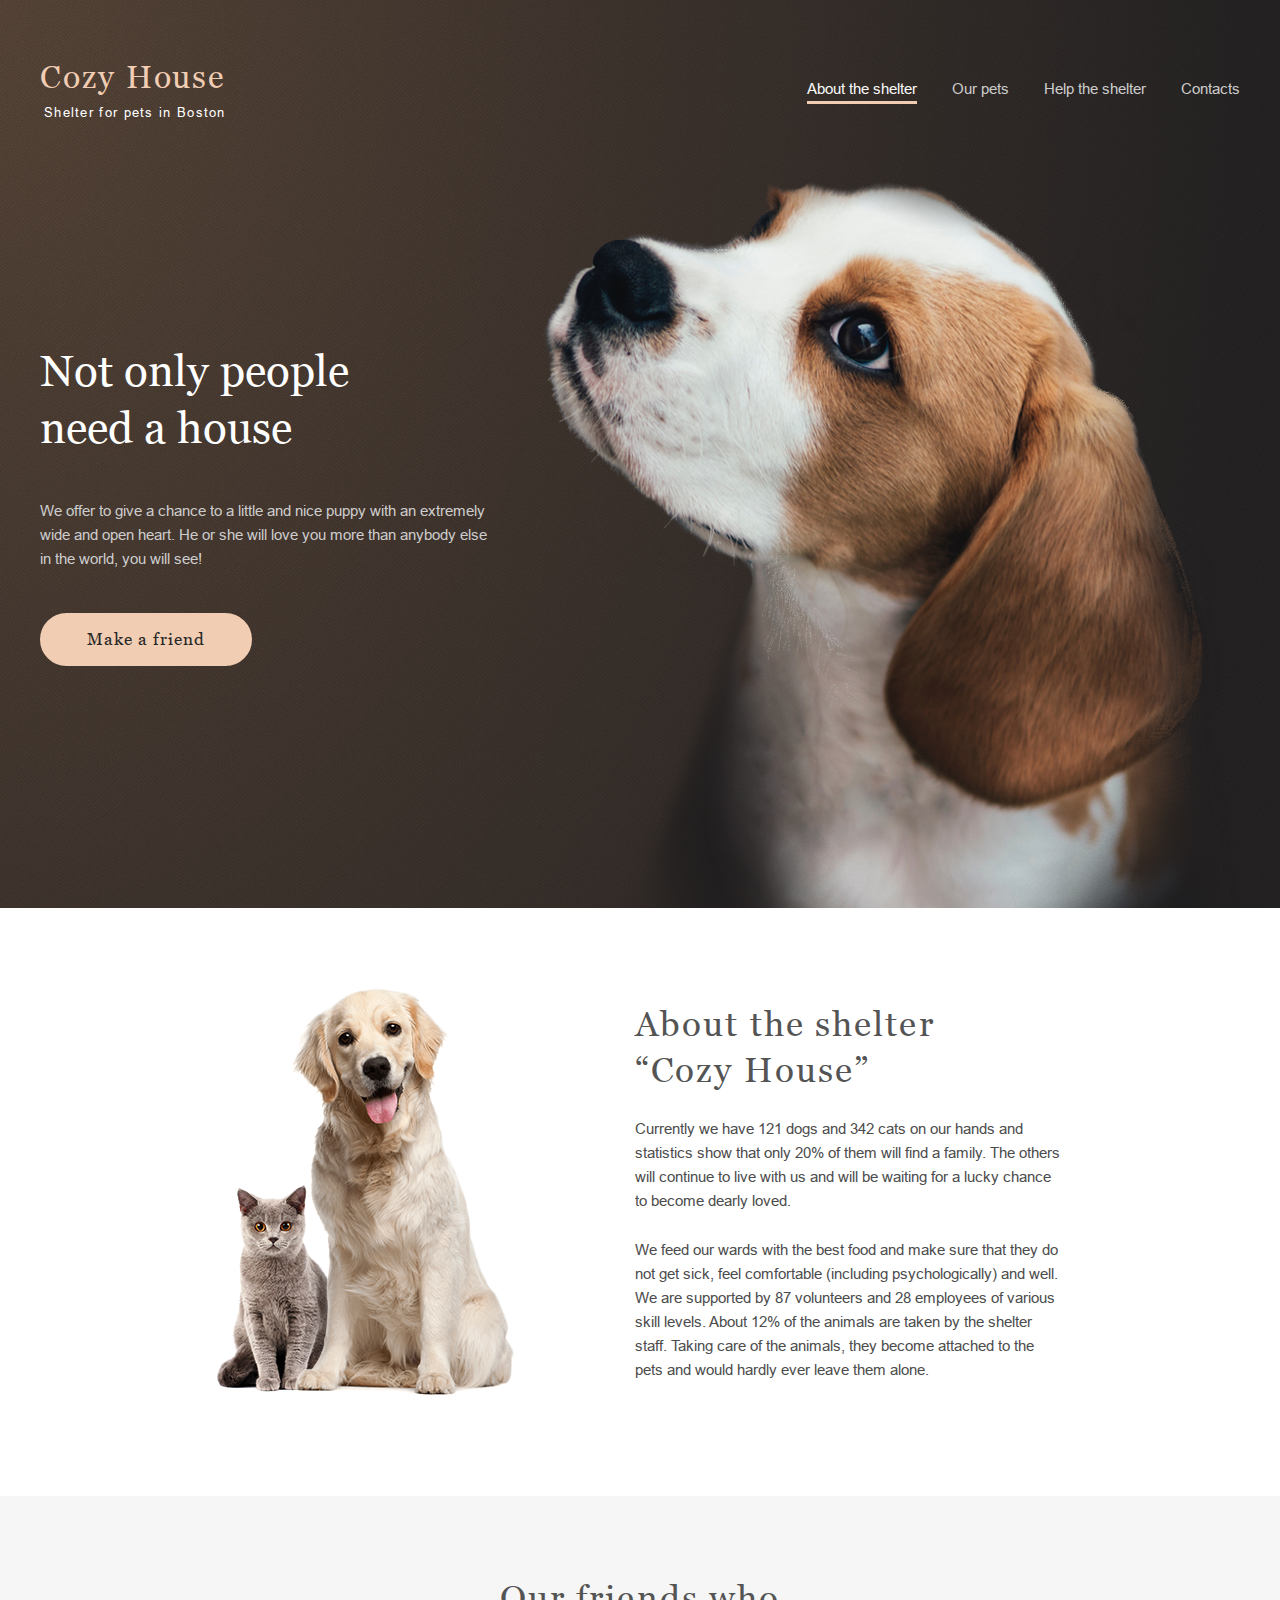
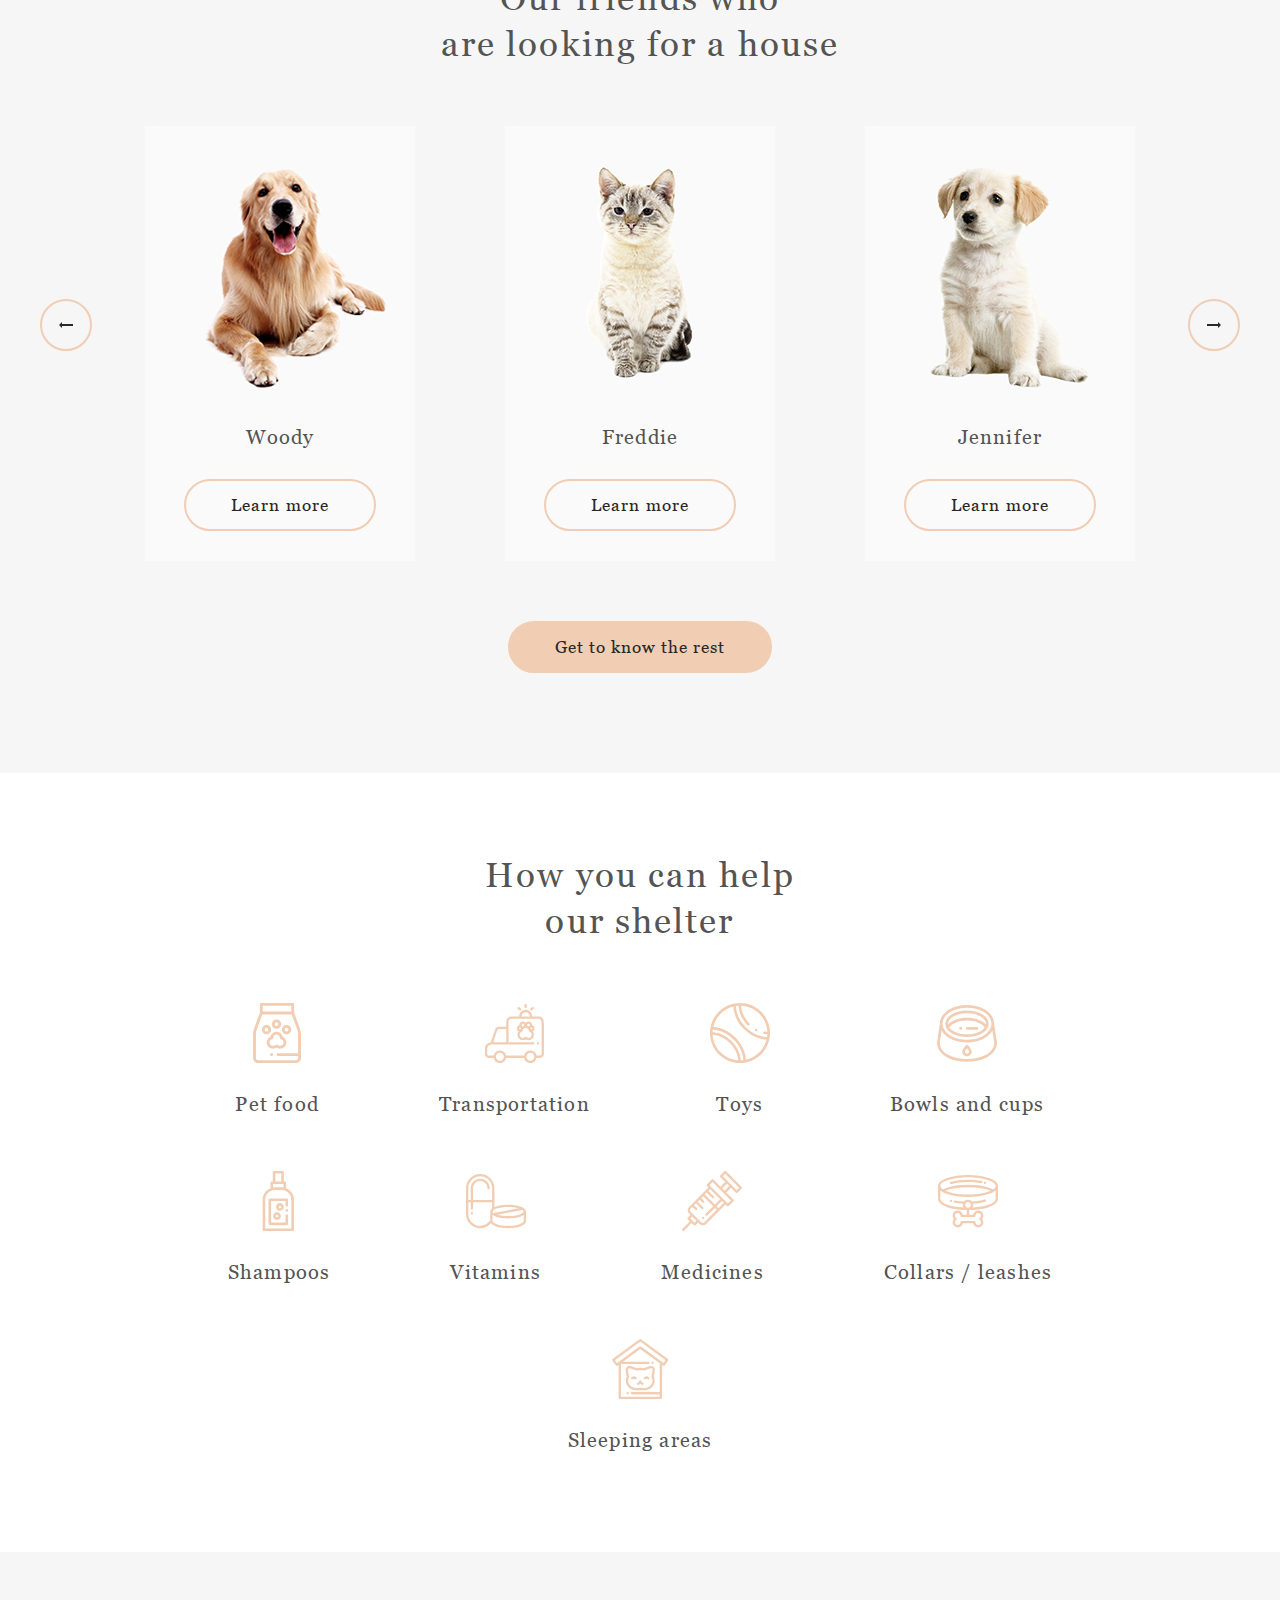
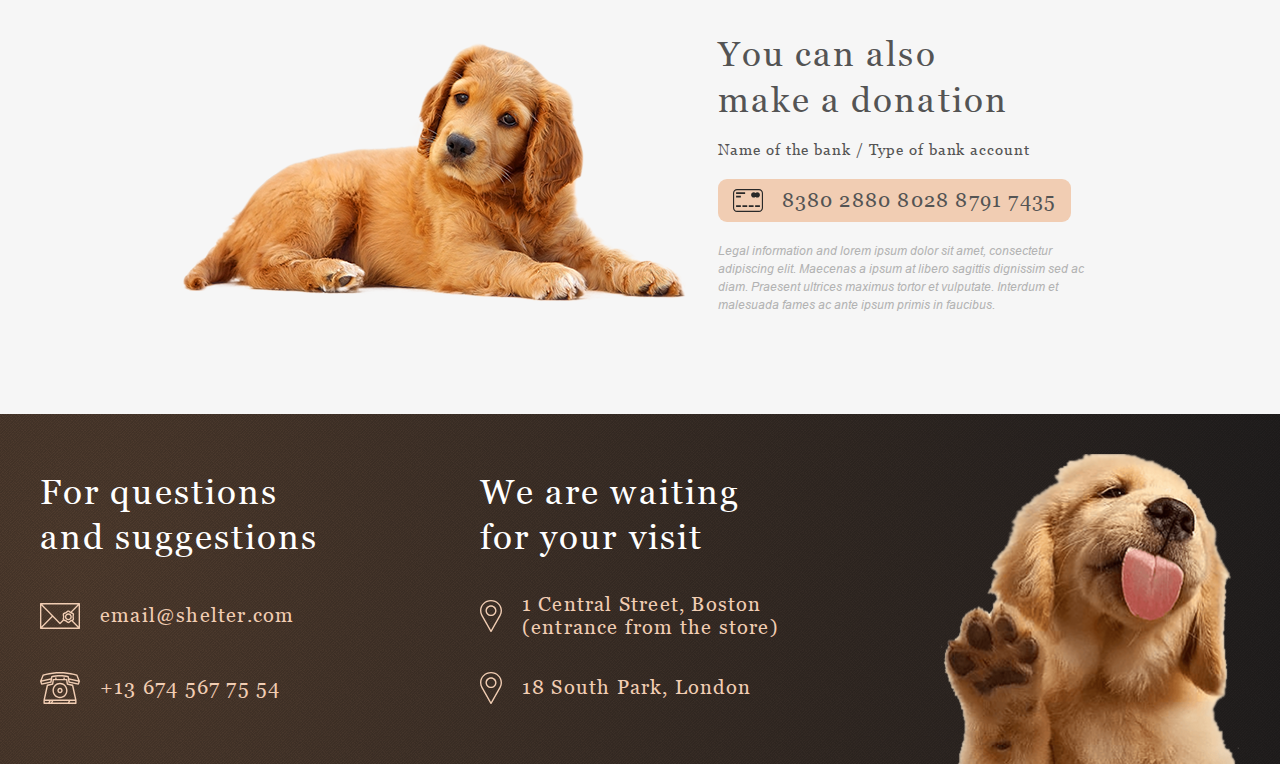
<file: pages/main/index.html>
<!DOCTYPE html>
<html lang="en">

<head>
    <meta charset="UTF-8">
    <meta http-equiv="X-UA-Compatible" content="IE=edge">
    <meta name="viewport" content="width=device-width, initial-scale=1.0">
    <link rel="stylesheet" href="../../assets/css/style.css">
    <link rel="stylesheet" href="../../assets/css/normalize.css">
    <title>Shelter</title>
</head>

<body>
    <div id="veil"></div>

    <div id="start-screen-container">
        <div class="wrapper">
            <div class="start-screen">

                <header class="header">
                    <a class="logo">
                        <h1 class="logo-title">Cozy House</h1>
                        <p class="logo-subtitle">Shelter for pets in Boston</p>
                    </a>
                    <div class="burger-menu">
                        <div class="burger-menu__line"></div>
                        <div class="burger-menu__line"></div>
                        <div class="burger-menu__line"></div>
                    </div>
                    <nav class="nav-menu">
                        <a class="font-arial-info nav-menu-components nav-menu-active">About the
                            shelter</a>
                        <a href="../pets/index.html" class="font-arial-info nav-menu-components">Our pets</a>
                        <a href="#help-container" class="font-arial-info nav-menu-components">Help the shelter</a>
                        <a href="#footer-container" class="font-arial-info nav-menu-components">Contacts</a>
                    </nav>
                </header>

                <div class="start-screen-content">
                    <div class="start-screen-content-container">
                        <h2 class="heading">Not only people <br> need a house</h2>
                        <p class="font-arial-info subheading">We offer to give a chance to a little and nice puppy with
                            an extremely
                            wide and open heart.
                            He or she will love you more than anybody else in the world, you will see!</p>
                        <a href="#pets-container" class="btn-card start-screen-content-button">Make a friend</a>
                    </div>
                    <img src="../../assets/images/Pets/start-screen-puppy-1280.png" alt="puppy" width="698" height="728"
                        class="start-screen-puppy">
                </div>
            </div>
        </div>
    </div>

    <div id="about-container">
        <div class="wrapper">
            <div class="about">
                <div class="about-content">
                    <img src="../../assets/images/Pets/about-pets.png" alt="pets" width="300" height="408"
                        class="about-pets">
                    <div class="about-content-container">
                        <h3 class="about-content-heading">About the shelter <br> “Cozy House”</h3>
                        <p class="font-arial-info about-content-subheading">Currently we have 121 dogs and 342 cats on
                            our hands and
                            statistics show that only 20% of them will find a family. The others will continue to live
                            with us and will be waiting for a lucky chance to become dearly loved.</p>
                        <p class="font-arial-info about-content-subheading-bottom">We feed our wards with the best food
                            and make sure
                            that they do not get sick, feel comfortable (including psychologically) and well. We are
                            supported by 87 volunteers and 28 employees of various skill levels. About 12% of the
                            animals are taken by the shelter staff. Taking care of the animals, they become attached to
                            the pets and would hardly ever leave them alone.</p>
                    </div>
                </div>
            </div>
        </div>
    </div>

    <div id="pets-container">
        <div class="wrapper">
            <div class="pets">
                <div class="pets-content">
                    <h3 class="pets-content-heading">Our friends who <br>
                        are looking for a house</h3>
                    <a class="slider-arrow-left"></a>

                    <div class="slider">
                        <div class="cards-container"></div>
                    </div>

                    <a class="slider-arrow-right"></a>

                    <a href="../pets/index.html" class="btn-card pets-content-button">Get to know the rest</a>
                </div>

            </div>
            <div class="pop-up hidden">
                <div class="pop-up__close"></div>
                <div class="pop-up__modal-window">
                </div>
            </div>
        </div>
    </div>
    </div>

    <div id="help-container">
        <div class="wrapper">
            <div class="help">
                <div class="help-content">
                    <h3 class="help-content-header">How you can help <br>
                        our shelter</h3>
                    <div class="help-content-list">
                        <div class="list-component">
                            <img src="../../assets/icons/icon-pet-food.svg" alt="Pet food" width="60" height="60"
                                class="list-component-icon">
                            <h4 class="list-component-header">Pet food</h4>
                        </div>

                        <div class="list-component">
                            <img src="../../assets/icons/icon-transportation.svg" alt="Transportation" width="60"
                                height="60" class="list-component-icon">
                            <h4 class="list-component-header">Transportation</h4>
                        </div>

                        <div class="list-component">
                            <img src="../../assets/icons/icon-toys.svg" alt="Toys" width="60" height="60"
                                class="list-component-icon">
                            <h4 class="list-component-header">Toys</h4>
                        </div>

                        <div class="list-component">
                            <img src="../../assets/icons/icon-bowls-and-cups.svg" alt="Bowls and cups" width="60"
                                height="60" class="list-component-icon">
                            <h4 class="list-component-header">Bowls and cups</h4>
                        </div>

                        <div class="list-component">
                            <img src="../../assets/icons/icon-shampoos.svg" alt="Shampoos" width="60" height="60"
                                class="list-component-icon">
                            <h4 class="list-component-header">Shampoos</h4>
                        </div>

                        <div class="list-component">
                            <img src="../../assets/icons/icon-vitamins.svg" alt="Vitamins" width="60" height="60"
                                class="list-component-icon">
                            <h4 class="list-component-header">Vitamins</h4>
                        </div>

                        <div class="list-component">
                            <img src="../../assets/icons/icon-medicines.svg" alt="Medicines" width="60" height="60"
                                class="list-component-icon">
                            <h4 class="list-component-header">Medicines</h4>
                        </div>

                        <div class="list-component">
                            <img src="../../assets/icons/icon-collars-leashes.svg" alt="Collars / leashes" width="60"
                                height="60" class="list-component-icon">
                            <h4 class="list-component-header">Collars / leashes</h4>
                        </div>

                        <div class="list-component">
                            <img src="../../assets/icons/icon-sleeping-area.svg" alt="Sleeping areas" width="60"
                                height="60" class="list-component-icon">
                            <h4 class="list-component-header">Sleeping areas</h4>
                        </div>
                    </div>
                </div>
            </div>
        </div>
    </div>

    <div id="donation-container">
        <div class="wrapper">
            <div class="donation">
                <div class="donation-content">
                    <img src="../../assets/images/Pets/donation-dog.png" alt="Donation dog" width="505" height="261"
                        class="donation-dog">
                    <div class="donation-content-container">
                        <h3 class="donation-content-container-header3">You can also <br> make a
                            donation</h3>
                        <h5 class="donation-content-container-header5">Name of the bank / Type of bank account</h5>
                        <div class="credit-card-container">
                            <img src="../../assets/icons/credit-card.svg" alt="Credit card" width="30" height="23"
                                class="credit-card">
                            <a class="credit-card-number">8380 2880 8028 8791 7435</a>
                        </div>
                        <p class="donation-content-container-info">Legal information and lorem ipsum dolor sit amet,
                            consectetur adipiscing elit. Maecenas a
                            ipsum at libero sagittis dignissim sed ac diam. Praesent ultrices maximus tortor et
                            vulputate. Interdum et malesuada fames ac ante ipsum primis in faucibus.</p>
                    </div>
                </div>
            </div>
        </div>
    </div>

    <footer id="footer-container">
        <div class="wrapper">
            <div class="footer">
                <div class="footer-content">
                    <div class="contacts">
                        <h3 class="contacts-container-header">For questions <br class="line-break-768"> and
                            suggestions
                        </h3>
                        <div class="contacts-components-container">
                            <a href="mailto:email@shelter.com" class="icon-email"></a>
                            <a href="mailto:email@shelter.com" class="contacts-info">email@shelter.com</a>
                        </div>
                        <div class="contacts-components-container">
                            <a href="tel:+136745677554" class="icon-phone"></a>
                            <a href="tel:+136745677554" class="contacts-info">+13 674 567 75 54</a>
                        </div>
                    </div>
                    <div class="locations">
                        <h3 class="contacts-container-header">We are waiting <br class="line-break-768"> for <br
                                class="line-break-320"> your visit
                        </h3>
                        <div class="locations-components-container">
                            <a href="https://goo.gl/maps/Qry2NaEhfR8bcccD8" class="icon-marker" target="_blank"></a>
                            <a href="https://goo.gl/maps/Qry2NaEhfR8bcccD8" class="location-info" target="_blank">1
                                Central Street,
                                Boston <br> (entrance from the store)</a>
                        </div>
                        <div class="locations-components-container">
                            <a href="https://goo.gl/maps/huzHbJVVsymdukMdA" class="icon-marker" target="_blank"
                                rel="noopener noreferrer"></a>
                            <a href="https://goo.gl/maps/huzHbJVVsymdukMdA" class="location-info" target="_blank"
                                rel="noopener noreferrer">18
                                South Park, London</a>
                        </div>
                    </div>
                    <img src="../../assets/images/Pets/footer-puppy.png" alt="Puppy" width="300" height="310"
                        class="footer-puppy">
                </div>
            </div>
        </div>
    </footer>

    <script src="../../assets/js/constants.js"></script>
    <script src="../../assets/js/pets.js"></script>
    <script src="../../assets/js/pop-up.js"></script>
    <script src="../../assets/js/main/menu.js"></script>
    <script src="../../assets/js/main/carousel.js"></script>
</body>

</html>
</file>
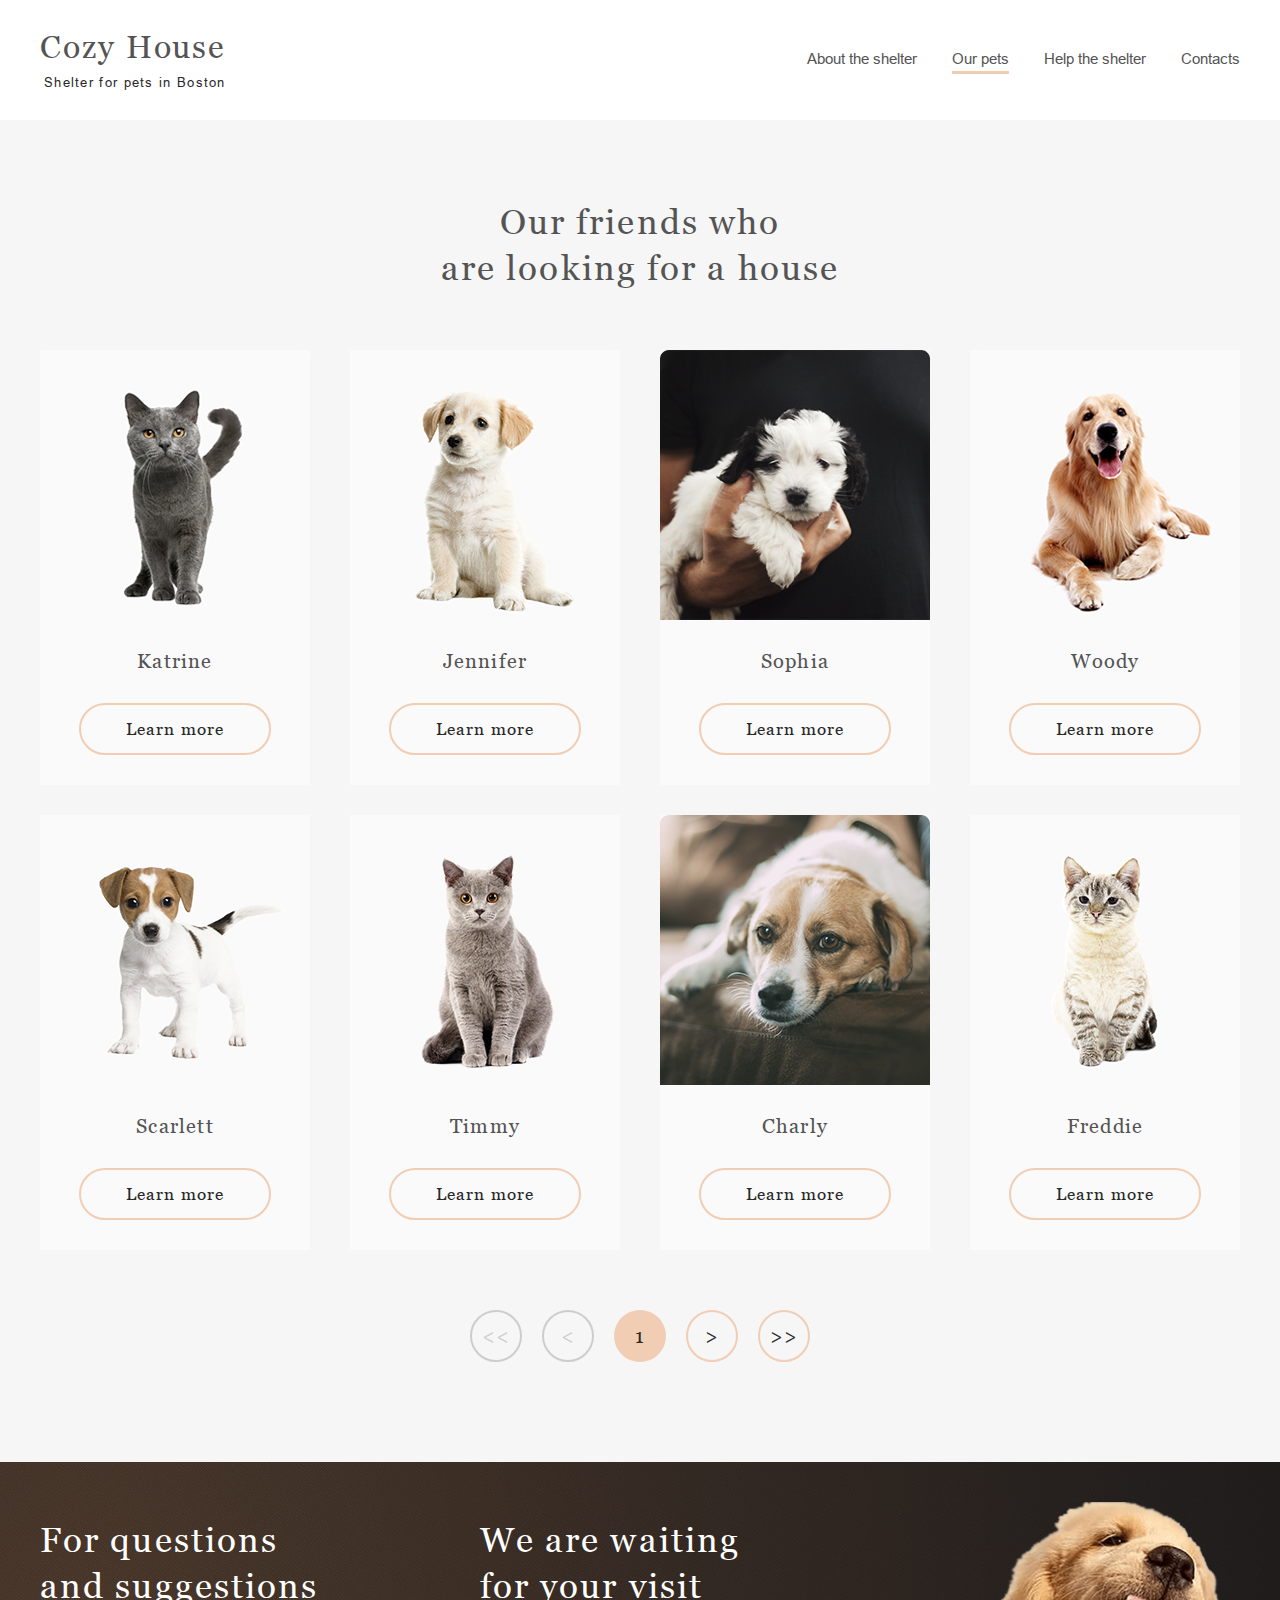
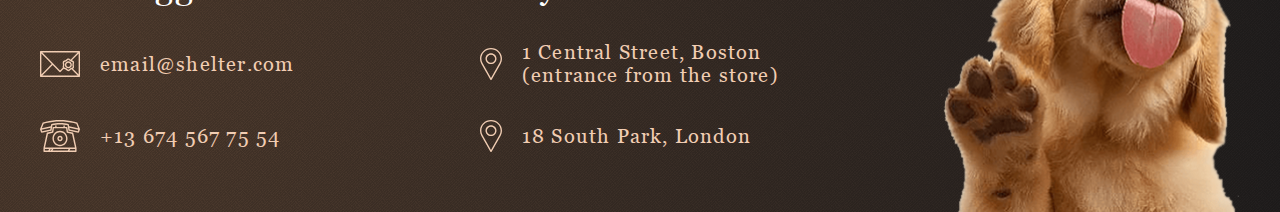
<file: pages/pets/index.html>
<!DOCTYPE html>
<html lang="en">

<head>
    <meta charset="UTF-8">
    <meta http-equiv="X-UA-Compatible" content="IE=edge">
    <meta name="viewport" content="width=device-width, initial-scale=1.0">
    <link rel="stylesheet" href="../../assets/css/style.css">
    <link rel="stylesheet" href="../../assets/css/normalize.css">
    <title>Our pets</title>
</head>

<body class="our-pets">
    <div id="veil"></div>

    <header class="header-container fixed">
        <div class="wrapper">
            <div class="header">
                <a href="../main/index.html" class="logo">
                    <h1 class="logo-title">Cozy House</h1>
                    <p class="logo-subtitle">Shelter for pets in Boston</p>
                </a>
                <div class="burger-menu">
                    <div class="burger-menu__line"></div>
                    <div class="burger-menu__line"></div>
                    <div class="burger-menu__line"></div>
                </div>
                <nav class="nav-menu">
                    <a href="../main/index.html" class="font-arial-info nav-menu-components">About the
                        shelter</a>
                    <a class="font-arial-info nav-menu-components nav-menu-active">Our pets</a>
                    <a href="../main/index.html#help-container" class="font-arial-info nav-menu-components">Help the
                        shelter</a>
                    <a href="#footer-container" class="font-arial-info nav-menu-components">Contacts</a>
                </nav>
            </div>
        </div>
    </header>

    <main id="pets-container">
        <div class="wrapper">
            <div class="pets-content">
                <h3 class="pets-content-header">Our friends who <br> are looking for a house</h3>

                <div class="pagination">
                    <div class="cards-container"></div>
                </div>

                <div class="navigation">
                    <a id="btnDoubleLeft" class="navigation-arrows navigation-arrows-inactive">&lt;&lt;</a>
                    <a id="btnLeft" class="navigation-arrows navigation-arrows-inactive">&lt;</a>
                    <a class="navigation-number navigation-number-active">1</a>
                    <a id="btnRight" class="navigation-arrows navigation-arrows-normal">&gt;</a>
                    <a id="btnDoubleRight" class="navigation-arrows navigation-arrows-normal">&gt;&gt;</a>
                </div>

                <div class="pop-up hidden">
                    <div class="pop-up__close"></div>
                    <div class="pop-up__modal-window">
                    </div>
                </div>
            </div>
        </div>
    </main>

    <footer id="footer-container">
        <div class="wrapper">
            <div class="footer">
                <div class="footer-content">
                    <div class="contacts">
                        <h3 class="contacts-container-header">For questions <br class="line-break-768"> and
                            suggestions</h3>
                        <div class="contacts-components-container">
                            <a href="mailto:email@shelter.com" class="icon-email"></a>
                            <a href="mailto:email@shelter.com" class="contacts-info">email@shelter.com</a>
                        </div>
                        <div class="contacts-components-container">
                            <a href="tel:+136745677554" class="icon-phone"></a>
                            <a href="tel:+136745677554" class="contacts-info">+13 674 567 75 54</a>
                        </div>
                    </div>
                    <div class="locations">
                        <h3 class="contacts-container-header">We are waiting <br class="line-break-768"> for <br
                                class="line-break-320"> your visit
                        </h3>
                        <div class="locations-components-container">
                            <a href="https://goo.gl/maps/Qry2NaEhfR8bcccD8" class="icon-marker" target="_blank"></a>
                            <a href="https://goo.gl/maps/Qry2NaEhfR8bcccD8" class="location-info" target="_blank">1
                                Central Street,
                                Boston <br> (entrance from the store)</a>
                        </div>
                        <div class="locations-components-container">
                            <a href="https://goo.gl/maps/huzHbJVVsymdukMdA" class="icon-marker" target="_blank"
                                rel="noopener noreferrer"></a>
                            <a href="https://goo.gl/maps/huzHbJVVsymdukMdA" class="location-info" target="_blank"
                                rel="noopener noreferrer">18
                                South Park, London</a>
                        </div>
                    </div>
                    <img src="../../assets/images/Pets/footer-puppy.png" alt="Puppy" width="300" height="310"
                        class="footer-puppy">
                </div>
            </div>
        </div>
    </footer>

    <script src="../../assets/js/constants.js"></script>
    <script src="../../assets/js/pets.js"></script>
    <script src="../../assets/js/pop-up.js"></script>
    <script src="../../assets/js/ourPets/menu.js"></script>
    <script src="../../assets/js/ourPets/pagination.js"></script>
</body>

</html>
</file>
<file: assets/css/style.css>
@font-face {
  font-family: "Arial";
  src: url("../../assets/fonts/ArialMT.eot");
  src: local("Arial"), url("../../assets/fonts/ArialMT.eot?iefix") format("embedded-opentype"), url("../../assets/fonts/ArialMT.woff") format("woff"), url("../../assets/fonts/ArialMT.ttf") format("truetype");
  font-weight: 400;
  font-style: normal;
}
@font-face {
  font-family: "Arial";
  src: url("../../assets/fonts/Arial-ItalicMT.eot");
  src: local("Arial"), url("../../assets/fonts/Arial-ItalicMT.eot?iefix") format("embedded-opentype"), url("../../assets/fonts/Arial-ItalicMT.woff") format("woff"), url("../../assets/fonts/Arial-ItalicMT.ttf") format("truetype");
  font-weight: 400;
  font-style: italic;
}
@font-face {
  font-family: "Georgia";
  src: url("../../assets/fonts/Georgia.eot");
  src: local("Georgia"), url("../../assets/fonts/Georgia.eot?iefix") format("embedded-opentype"), url("../../assets/fonts/Georgia.woff") format("woff"), url("../../assets/fonts/georgia.ttf") format("truetype");
  font-weight: 400;
  font-style: normal;
}
.veil__darken {
  background: rgba(41, 41, 41, 0.6);
  width: 100%;
  height: 100%;
  position: fixed;
  left: 0;
  top: 0;
  z-index: 2;
  cursor: pointer;
}
.veil__darken:hover ~ #pets-container .pop-up__close {
  background-color: #FDDCC4;
  border: 2px solid #FDDCC4;
}

.hidden {
  display: none;
}

.body-hide {
  overflow: hidden;
}

h3 {
  font-family: "Georgia";
  font-style: normal;
  font-weight: 400;
  font-size: 35px;
  line-height: 130%;
  letter-spacing: 0.06em;
  height: 90px;
}
@media (max-width: 767px) {
  h3 {
    font-size: 25px;
    height: 64px;
  }
}

h4 {
  font-family: "Georgia";
  font-style: normal;
  font-weight: 400;
  font-size: 20px;
  line-height: 115%;
  letter-spacing: 0.06em;
}

.font-arial-info {
  font-family: "Arial";
  font-style: normal;
  font-weight: 400;
  font-size: 15px;
  line-height: 160%;
  letter-spacing: normal;
}

.btn-card {
  display: inline-block;
  text-decoration: none;
  padding: 13px 45px;
  border-radius: 100px;
  color: #292929;
  font-family: "Georgia";
  font-style: normal;
  font-weight: 400;
  font-size: 17px;
  line-height: 130%;
  letter-spacing: 0.06em;
  border: 2px solid #F1CDB3;
  margin-bottom: 30px;
}

.card {
  display: grid;
  grid-template-rows: repeat(3, max-content);
  justify-items: center;
  background-color: #FAFAFA;
  text-align: center;
  cursor: pointer;
}

.wrapper {
  width: 1200px;
  margin: 0 auto;
}
@media (max-width: 1279px) {
  .wrapper {
    width: 708px;
  }
}
@media (max-width: 767px) {
  .wrapper {
    width: 300px;
  }
}

.header {
  display: grid;
  grid-template-columns: repeat(2, auto);
  margin-bottom: 60px;
}
@media (max-width: 767px) {
  .header {
    justify-content: space-between;
  }
}

.header__burger-active {
  width: 300px;
  position: fixed;
  height: 100%;
  top: 0;
  background-color: #292929;
  grid-template-rows: max-content 1fr;
  grid-template-columns: repeat(2, max-content);
  padding: 0 10px;
  margin-bottom: 0;
  z-index: 2;
}

.header__menu-open {
  animation: menuTransformOpen 0.5s linear;
  animation-fill-mode: forwards;
}

@keyframes menuTransformOpen {
  0% {
    left: 100%;
  }
  100% {
    left: calc(100% - 320px);
  }
}
.header__menu-close {
  animation: menuTransformClose 0.5s linear;
  animation-fill-mode: forwards;
}

@keyframes menuTransformClose {
  0% {
    left: calc(100% - 320px);
  }
  100% {
    left: 100%;
  }
}
.logo {
  display: grid;
  grid-template-columns: auto;
  grid-template-rows: 35px 15px;
  grid-row-gap: 10px;
  text-decoration: none;
}

.logo__burger-active {
  margin-top: 30px;
}

.logo-title {
  color: #F1CDB3;
  margin: 0;
  font-family: "Georgia";
  font-style: normal;
  font-weight: 400;
  font-size: 32px;
  line-height: 110%;
  letter-spacing: 0.06em;
  cursor: pointer;
}

.logo-subtitle {
  position: relative;
  left: 4px;
  color: #FFFFFF;
  margin: 0;
  font-family: "Arial";
  font-style: normal;
  font-weight: 400;
  font-size: 13px;
  line-height: 15px;
  letter-spacing: 0.1em;
  cursor: pointer;
}

.nav-menu {
  display: grid;
  justify-self: end;
  grid-template-columns: repeat(4, auto);
  grid-template-rows: 60px;
  grid-column-gap: 35px;
  align-items: center;
}
@media (max-width: 767px) {
  .nav-menu {
    display: none;
  }
}

.nav-menu__burger-active {
  position: absolute;
  display: grid;
  grid-template-columns: max-content;
  grid-template-rows: auto;
  gap: 40px;
  justify-items: center;
  justify-self: center;
  align-self: center;
  grid-column: 1/3;
  z-index: 0;
}
@media (max-height: 460px) {
  .nav-menu__burger-active {
    position: static;
    gap: 10px;
  }
}

.nav-menu-components {
  text-decoration: none;
  box-sizing: border-box;
  color: #CDCDCD;
  border-bottom: 3px solid transparent;
  cursor: pointer;
}

.nav-menu-active {
  color: #FAFAFA;
  border-bottom: 3px solid #F1CDB3;
}

.nav-menu-components:hover {
  border-bottom: 3px solid transparent;
  color: #FAFAFA;
}

.nav-menu-components:active {
  color: #FAFAFA;
  border-bottom: 3px solid #F1CDB3;
}

.burger-menu {
  display: none;
}
@media (max-width: 767px) {
  .burger-menu {
    display: grid;
    grid-template-rows: repeat(3, min-content);
    grid-row-gap: 8px;
    align-self: center;
    margin-right: 43px;
  }
}

.burger-menu__line {
  width: 30px;
  border: 1px solid #F1CDB3;
  box-sizing: border-box;
}

.burger-menu__burger-active {
  margin-top: 30px;
}

.burger-menu__transform-left {
  animation: burgerMenuRotateLeft 0.4s linear;
  animation-fill-mode: forwards;
  animation-delay: 0.4s;
}

@keyframes burgerMenuRotateLeft {
  0% {
    transform: rotate(0);
  }
  100% {
    transform: rotate(-90deg);
  }
}
.burger-menu__transform-right {
  animation: burgerMenuRotateRight 0.5s linear;
  animation-fill-mode: forwards;
}

@keyframes burgerMenuRotateRight {
  0% {
    transform: rotate(-90deg);
  }
  100% {
    transform: rotate(0);
  }
}
/* ---------------------------------- FOOTER ---------------------------------- */
#footer-container {
  background: url(../../assets/images/Background/noise_transparent.png), radial-gradient(110.67% 538.64% at 5.73% 50%, #513D2F 0%, #1A1A1C 100%), #211F20;
  background-repeat: repeat;
  width: 100%;
}

.footer {
  padding-top: 40px;
}
@media (max-width: 1279px) {
  .footer {
    padding-top: 30px;
  }
}

.footer-content {
  display: grid;
  grid-template-columns: repeat(3, auto);
  justify-content: space-between;
  grid-column-gap: 160px;
}
@media (max-width: 1279px) {
  .footer-content {
    display: flex;
    flex-wrap: wrap;
    justify-content: center;
    gap: 65px 60px;
  }
}
@media (max-width: 767px) {
  .footer-content {
    gap: 40px;
  }
}

.contacts,
.locations {
  margin-top: 16px;
  display: flex;
  flex-direction: column;
}
@media (max-width: 1279px) {
  .contacts,
.locations {
    margin-top: 0;
  }
}
@media (max-width: 767px) {
  .contacts,
.locations {
    text-align: center;
  }
}

@media (max-width: 767px) {
  .contacts {
    width: 251.24px;
  }
}

@media (max-width: 767px) {
  .locations {
    width: 294.21px;
  }
}

.contacts-container-header {
  color: #FFFFFF;
  margin: 0;
}

@media (max-width: 767px) {
  .line-break-768 {
    display: none;
  }
}

.line-break-320 {
  display: none;
}
@media (max-width: 767px) {
  .line-break-320 {
    display: inline;
  }
}

.contacts-email-container {
  margin: 40px 0;
}

.contacts-components-container,
.locations-components-container {
  display: grid;
  grid-template-columns: max-content auto;
  align-items: center;
}

.contacts-components-container {
  margin-top: 40px;
}
@media (max-width: 767px) {
  .contacts-components-container {
    justify-content: center;
  }
}

.locations-components-container {
  margin-top: 33px;
}
@media (max-width: 767px) {
  .locations-components-container {
    text-align: start;
    margin-top: 40px;
  }
}

.contacts-info,
.location-info {
  color: #F1CDB3;
  display: inline-block;
  margin: 0;
  vertical-align: middle;
  text-decoration: none;
  font-family: "Georgia";
  font-style: normal;
  font-weight: 400;
  font-size: 20px;
  line-height: 115%;
  letter-spacing: 0.06em;
}

.icon-email,
.icon-phone {
  width: 40px;
  height: 32px;
  display: inline-block;
  vertical-align: middle;
  margin-right: 20px;
}

.icon-email {
  background-image: url(../../assets/icons/icon-email.svg);
}

.icon-phone {
  background-image: url(../../assets/icons/icon-phone.svg);
}

.icon-marker {
  width: 22px;
  height: 32px;
  display: inline-block;
  vertical-align: middle;
  margin-right: 20px;
  background-image: url(../../assets/icons/icon-marker.svg);
}

.footer-puppy {
  object-fit: contain;
  align-self: center;
}
@media (max-width: 767px) {
  .footer-puppy {
    width: 260px;
    height: 269px;
  }
}

/* ---------------------------------- FOOTER ---------------------------------- */
.pop-up {
  width: 80%;
  min-width: 240px;
  max-width: 1200px;
  margin: 0 auto;
  position: fixed;
  top: 50%;
  left: 50%;
  transform: translate(-50%, -50%);
  z-index: 2;
}
@media (max-width: 320px) {
  .pop-up {
    width: auto;
  }
}

.pop-up_active {
  display: grid;
}

.pop-up__close {
  width: 52px;
  height: 52px;
  border: 2px solid #F1CDB3;
  box-sizing: border-box;
  border-radius: 100px;
  background: url(../../assets/icons/vector.svg) no-repeat;
  background-position: center;
  position: absolute;
  top: -52px;
  left: calc(100% - 10px);
  cursor: pointer;
}
@media (max-width: 767px) {
  .pop-up__close {
    left: calc(100% - 22px);
  }
}
.pop-up__close:hover {
  background-color: #FDDCC4;
  border: 2px solid #FDDCC4;
}

.pop-up__modal-window {
  display: flex;
  background: #FAFAFA;
  border-radius: 9px;
  user-select: none;
}

.modal-window__pets-img {
  object-fit: contain;
  width: 150%;
}
@media (max-width: 767px) {
  .modal-window__pets-img {
    display: block;
  }
}
@media (max-width: 767px) {
  .modal-window__pets-img {
    display: none;
  }
}

.modal-window__content {
  display: flex;
  align-items: center;
}

.content {
  padding: 25px;
  text-align: start;
}

.content_title {
  height: auto;
  margin: 0 0 10px;
  color: #000000;
}
@media (max-width: 767px) {
  .content_title {
    text-align: center;
  }
}

.content_subtitle {
  margin: 0;
  color: #000000;
}
@media (max-width: 767px) {
  .content_subtitle {
    text-align: center;
  }
}

.content_text {
  font-family: "Georgia";
  font-style: normal;
  font-weight: 400;
  font-size: 15px;
  line-height: 110%;
  letter-spacing: 0.06em;
  color: #000000;
  margin: 40px 0;
}
@media (max-width: 1279px) {
  .content_text {
    font-size: 13px;
  }
}
@media (max-width: 767px) {
  .content_text {
    text-align: justify;
  }
}

.content_lists {
  font-family: "Georgia";
  font-style: normal;
  font-weight: 400;
  font-size: 15px;
  line-height: 110%;
  letter-spacing: 0.06em;
  color: #000000;
  margin: 0;
  padding-left: 0;
}

.content_lists > li {
  list-style-image: url(../../assets/icons/dot.svg);
  margin-bottom: 10px;
}

.content_lists > li:last-child {
  margin-bottom: 0;
}

#start-screen-container {
  background: url(../../assets/images/Background/noise_transparent.png), radial-gradient(100% 215.42% at 0% 0%, #5b483a 0%, #262425 100%), #211f20;
  background-repeat: repeat;
  width: 100%;
}

.start-screen {
  padding-top: 60px;
}
@media (max-width: 1279px) {
  .start-screen {
    padding-top: 30px;
  }
}

/* CONTENT */
.start-screen-content {
  display: flex;
  justify-content: space-between;
  gap: 42px;
}
@media (max-width: 1279px) {
  .start-screen-content {
    flex-direction: column;
    align-items: center;
    gap: 100px;
  }
}
@media (max-width: 767px) {
  .start-screen-content {
    gap: 105px;
  }
}

.start-screen-content-container {
  margin: 163px 0 0;
}
@media (max-width: 1279px) {
  .start-screen-content-container {
    display: flex;
    flex-direction: column;
    width: 460px;
    margin: 0;
  }
}
@media (max-width: 767px) {
  .start-screen-content-container {
    text-align: center;
    width: 100%;
  }
}

.heading {
  color: #ffffff;
  width: 80%;
  margin: 0;
  font-family: "Georgia";
  font-style: normal;
  font-weight: 400;
  font-size: 44px;
  line-height: 130%;
  letter-spacing: normal;
}
@media (max-width: 767px) {
  .heading {
    width: 100%;
    font-size: 25px;
    letter-spacing: 0.06em;
    height: 64px;
  }
}

.subheading {
  color: #cdcdcd;
  margin: 42px 0;
}

.start-screen-content-button {
  border: 2px solid #f1cdb3;
  background: #f1cdb3;
  margin-bottom: 0;
}
@media (max-width: 1279px) {
  .start-screen-content-button {
    align-self: center;
    width: 207px;
    height: 52px;
    padding: 0;
    box-sizing: border-box;
    align-items: center;
    display: flex;
    justify-content: center;
  }
}

.start-screen-content-button:hover {
  border: 2px solid #fddcc4;
  background: #fddcc4;
}

.start-screen-puppy {
  object-fit: contain;
}
@media (max-width: 1279px) {
  .start-screen-puppy {
    align-self: end;
    width: 569px;
    height: 593px;
  }
}
@media (max-width: 767px) {
  .start-screen-puppy {
    width: 260px;
    height: 272px;
  }
}

#about-container {
  background-color: #FFFFFF;
  width: 100%;
}

.about {
  padding: 80px 0 100px;
}
@media (max-width: 767px) {
  .about {
    padding: 42px 0;
  }
}

.about-content {
  display: flex;
  gap: 120px;
  padding: 0 175px;
  align-items: center;
}
@media (max-width: 1279px) {
  .about-content {
    flex-direction: column-reverse;
    gap: 80px;
    padding: 0;
  }
}
@media (max-width: 767px) {
  .about-content {
    gap: 42px;
  }
}

@media (max-width: 1279px) {
  .about-content-container {
    width: 430px;
  }
}
@media (max-width: 767px) {
  .about-content-container {
    width: 100%;
  }
}

.about-pets {
  object-fit: contain;
}
@media (max-width: 767px) {
  .about-pets {
    width: 260px;
    height: 353.6px;
  }
}

.about-content-heading {
  color: #545454;
  margin: 0;
  width: 90%;
}
@media (max-width: 767px) {
  .about-content-heading {
    width: 100%;
    text-align: center;
  }
}

.about-content-subheading {
  color: #4C4C4C;
  margin: 25px 0;
}
@media (max-width: 767px) {
  .about-content-subheading {
    text-align: justify;
    padding: 0 15px;
    margin: 25px 0 22px;
  }
}

.about-content-subheading-bottom {
  color: #4C4C4C;
  margin: 0;
}
@media (max-width: 767px) {
  .about-content-subheading-bottom {
    text-align: justify;
    padding: 0 15px;
  }
}

#pets-container {
  background-color: #F6F6F6;
  width: 100%;
}

.pets {
  padding: 80px 0 100px;
  text-align: center;
}
@media (max-width: 767px) {
  .pets {
    padding: 42px 0;
  }
}

.pets-content {
  position: relative;
}

.pets-content-heading {
  text-align: center;
  color: #545454;
  margin: 0;
}

.slider {
  margin: 60px auto;
  width: 990px;
  overflow: hidden;
}
@media (max-width: 1279px) {
  .slider {
    width: 580px;
  }
}
@media (max-width: 767px) {
  .slider {
    width: 270px;
    margin: 42px auto 114px;
  }
}

.slider-arrow-left,
.slider-arrow-right {
  width: 52px;
  height: 52px;
  border: 2px solid #F1CDB3;
  box-sizing: border-box;
  border-radius: 100px;
  background-repeat: no-repeat;
  background-position: center;
  position: absolute;
}

.slider-arrow-left {
  background-image: url(../../assets/icons/ArrowLeft.svg);
  top: calc(50% - 26px);
  left: 0;
}
@media (max-width: 767px) {
  .slider-arrow-left {
    top: calc(100% - 146px);
    left: 58px;
  }
}

.slider-arrow-right {
  background-image: url(../../assets/icons/ArrowRight.svg);
  top: calc(50% - 26px);
  left: calc(100% - 52px);
}
@media (max-width: 767px) {
  .slider-arrow-right {
    top: calc(100% - 146px);
    left: calc(100% - 110px);
  }
}

.slider-arrow-left:hover,
.slider-arrow-right:hover {
  border: 2px solid #FDDCC4;
  background-color: #FDDCC4;
}

/* .slider-arrow-left:active,
.slider-arrow-right:active {
    border: 2px solid #F1CDB3;
    background-color: #F1CDB3;
} */
.slider-arrow-left-inactive {
  background-image: url(../../assets/icons/ArrowLeftInactive.svg);
  border: 2px solid #CDCDCD;
}

.slider-arrow-right-inactive {
  background-image: url(../../assets/icons/ArrowRightInactive.svg);
  border: 2px solid #CDCDCD;
}

.left-arrow__transform {
  animation: moveContainerLeft1280 1.5s linear;
}
@media (max-width: 1279px) {
  .left-arrow__transform {
    animation: moveContainerLeft768 1.5s linear;
  }
}
@media (max-width: 767px) {
  .left-arrow__transform {
    animation: moveContainerLeft320 1s linear;
  }
}

@keyframes moveContainerLeft1280 {
  0% {
    transform: translate(0);
  }
  100% {
    transform: translate(1080px);
  }
}
@keyframes moveContainerLeft768 {
  0% {
    transform: translate(0);
  }
  100% {
    transform: translate(620px);
  }
}
@keyframes moveContainerLeft320 {
  0% {
    transform: translate(0);
  }
  100% {
    transform: translate(290px);
  }
}
.right-arrow__transform {
  animation: moveContainerRight1280 1.5s linear;
}
@media (max-width: 1279px) {
  .right-arrow__transform {
    animation: moveContainerRight768 1.5s linear;
  }
}
@media (max-width: 767px) {
  .right-arrow__transform {
    animation: moveContainerRight320 1s linear;
  }
}

@keyframes moveContainerRight1280 {
  0% {
    transform: translate(0);
  }
  100% {
    transform: translate(-1080px);
  }
}
@keyframes moveContainerRight768 {
  0% {
    transform: translate(0);
  }
  100% {
    transform: translate(-620px);
  }
}
@keyframes moveContainerRight320 {
  0% {
    transform: translate(0);
  }
  100% {
    transform: translate(-290px);
  }
}
.cards-container {
  display: flex;
  position: relative;
  left: -1080px;
  gap: 90px;
  height: 435px;
}
@media (max-width: 1279px) {
  .cards-container {
    left: -620px;
    gap: 40px;
  }
}
@media (max-width: 767px) {
  .cards-container {
    left: -290px;
    gap: 20px;
  }
}

.cards-container-left,
.cards-container-center,
.cards-container-right {
  display: flex;
  gap: 90px;
}
@media (max-width: 1279px) {
  .cards-container-left,
.cards-container-center,
.cards-container-right {
    gap: 40px;
  }
  .cards-container-left > :nth-child(3),
.cards-container-center > :nth-child(3),
.cards-container-right > :nth-child(3) {
    display: none;
  }
}
@media (max-width: 767px) {
  .cards-container-left > :nth-child(2),
.cards-container-center > :nth-child(2),
.cards-container-right > :nth-child(2) {
    display: none;
  }
}

.card:hover {
  background-color: #FFFFFF;
}
.card:hover .btn-pets {
  border: 2px solid #FDDCC4;
  background-color: #FDDCC4;
}
@media (max-width: 1279px) {
  .card {
    width: 270px;
    height: 435px;
  }
}
@media (max-width: 767px) {
  .card {
    order: -1;
    grid-column: 1/span 2;
  }
}

.pets-img {
  object-fit: contain;
}

.card-name {
  color: #545454;
  margin: 30px auto;
  font-family: "Georgia";
  font-style: normal;
  font-weight: 400;
  font-size: 20px;
  line-height: 23px;
  letter-spacing: 0.06em;
}

.pets-content-button {
  border: 2px solid #F1CDB3;
  background: #F1CDB3;
  margin-bottom: 0;
}
@media (max-width: 1279px) {
  .pets-content-button {
    display: flex;
    justify-content: center;
    align-items: center;
    width: 260px;
    height: 52px;
    margin: 0 auto;
    padding: 0;
    box-sizing: border-box;
  }
}

.pets-content-button:hover {
  border: 2px solid #FDDCC4;
  background: #FDDCC4;
}

#help-container {
  background-color: #FFFFFF;
  width: 100%;
}

.help {
  padding: 80px 0 45px;
}
@media (max-width: 1279px) {
  .help {
    padding: 80px 0 100px;
  }
}
@media (max-width: 767px) {
  .help {
    padding: 42px 0;
  }
}

.help-content {
  text-align: center;
  padding: 0 25px;
}
@media (max-width: 1279px) {
  .help-content {
    padding: 0;
  }
}
@media (max-width: 767px) {
  .help-content {
    margin: 0 5px;
  }
}

.help-content-header {
  color: #545454;
  margin: 0 0 60px;
}
@media (max-width: 767px) {
  .help-content-header {
    margin: 0 0 42px;
  }
}

.help-content-list {
  display: flex;
  flex-wrap: wrap;
  justify-content: center;
}
@media (max-width: 1279px) {
  .help-content-list {
    display: grid;
    justify-content: center;
    grid-template-columns: repeat(3, auto);
    gap: 55px 60px;
  }
}
@media (max-width: 767px) {
  .help-content-list {
    grid-template-columns: repeat(2, 1fr);
    gap: 30px;
  }
}

.list-component {
  margin: 0 60px 55px;
  font-size: 0;
}
@media (max-width: 1279px) {
  .list-component {
    margin: 0;
    width: 170px;
    height: 113px;
  }
}
@media (max-width: 767px) {
  .list-component {
    width: 100%;
    height: 100%;
    font-size: 0;
  }
}

.list-component-icon {
  object-fit: contain;
  margin-bottom: 30px;
}
@media (max-width: 767px) {
  .list-component-icon {
    width: 50px;
    height: 50px;
    margin-bottom: 20px;
  }
}

.list-component-header {
  color: #545454;
  margin: 0;
}
@media (max-width: 767px) {
  .list-component-header {
    font-size: 15px;
    line-height: 110%;
    height: 17px;
  }
}

#donation-container {
  background-color: #F6F6F6;
  width: 100%;
}

.donation {
  padding: 80px 0 100px;
}
@media (max-width: 767px) {
  .donation {
    padding: 42px 0;
  }
}

.donation-content {
  display: grid;
  grid-template-columns: max-content 380px;
  grid-column-gap: 30px;
  align-items: center;
  justify-content: center;
}
@media (max-width: 1279px) {
  .donation-content {
    display: flex;
    flex-direction: column-reverse;
    gap: 60px;
  }
}
@media (max-width: 767px) {
  .donation-content {
    gap: 42px;
  }
}

.donation-dog {
  object-fit: contain;
}
@media (max-width: 767px) {
  .donation-dog {
    width: 260px;
    height: 135.2px;
  }
}

@media (max-width: 1279px) {
  .donation-content-container {
    width: 380px;
  }
}
@media (max-width: 767px) {
  .donation-content-container {
    width: 100%;
  }
}

.donation-content-container-header3 {
  color: #545454;
  margin: 0 0 20px;
}
@media (max-width: 767px) {
  .donation-content-container-header3 {
    text-align: center;
  }
}

.donation-content-container-header5 {
  color: #545454;
  margin: 0 0 20px;
  font-family: "Georgia";
  font-style: normal;
  font-weight: 400;
  font-size: 15px;
  line-height: 110%;
  letter-spacing: 0.06em;
}
@media (max-width: 767px) {
  .donation-content-container-header5 {
    text-align: center;
    line-height: 160%;
    letter-spacing: normal;
  }
}

.credit-card-container {
  display: inline-block;
  margin: 0 0 20px;
  padding: 10px 15px;
  background: #F1CDB3;
  border-radius: 9px;
}
@media (max-width: 1279px) {
  .credit-card-container {
    width: 349px;
    height: 43px;
    padding: 0;
    align-items: center;
    display: flex;
    justify-content: center;
  }
}
@media (max-width: 767px) {
  .credit-card-container {
    width: 281px;
    height: 43px;
    margin: 0 auto 20px;
  }
}

.credit-card-container:hover {
  background: #FDDCC4;
  cursor: pointer;
}

.credit-card {
  object-fit: contain;
  margin-right: 15px;
  vertical-align: middle;
}

.credit-card-number {
  display: inline-block;
  color: #545454;
  margin: 0;
  vertical-align: middle;
  text-decoration: none;
  font-family: "Georgia";
  font-style: normal;
  font-weight: 400;
  font-size: 20px;
  line-height: 115%;
  letter-spacing: 0.06em;
}
@media (max-width: 767px) {
  .credit-card-number {
    font-size: 15px;
    line-height: 110%;
  }
}

.donation-content-container-info {
  color: #B2B2B2;
  margin: 0;
  font-family: "Arial";
  font-style: italic;
  font-weight: 400;
  font-size: 12px;
  line-height: 18px;
  letter-spacing: normal;
}
@media (max-width: 767px) {
  .donation-content-container-info {
    text-align: justify;
    padding: 0 10px;
  }
}

.our-pets {
  /* .navigation-arrows-normal:active,
  .navigation-number-normal:active {
      background-color: #F1CDB3;
      border: 2px solid #F1CDB3;
  } */
  /* .navigation-arrows-inactive:hover,
  .navigation-number-inactive:hover {
      cursor:  url(../../assets/icons/icon-cross-grey.svg), pointer;
  } */
}
.our-pets .header-container {
  padding: 30px 0;
  background-color: white;
  width: 100%;
  z-index: 1;
}
.our-pets .fixed {
  position: fixed;
}
.our-pets .header {
  margin-bottom: 0;
}
.our-pets .header-color {
  background-color: #FFFFFF;
}
.our-pets .logo-title {
  color: #545454;
}
.our-pets .logo-subtitle {
  color: #292929;
}
.our-pets .nav-menu-components {
  color: #545454;
}
.our-pets .nav-menu-components:hover {
  color: #292929;
}
.our-pets .nav-menu-components:active {
  color: #545454;
}
.our-pets .burger-menu__line {
  border-color: #000000;
}
.our-pets #pets-container {
  background-color: #F6F6F6;
  padding: 120px 0 0;
  width: 100%;
}
.our-pets .pets-content {
  display: grid;
  grid-template-rows: repeat(3, auto);
  justify-content: space-around;
  grid-row-gap: 45px;
  padding: 80px 0 100px;
}
@media (max-width: 1279px) {
  .our-pets .pets-content {
    padding: 60px 0 76px;
    grid-row-gap: 30px;
  }
}
@media (max-width: 767px) {
  .our-pets .pets-content {
    padding: 42px 0;
    grid-row-gap: 42px;
  }
}
.our-pets .pets-content-header {
  color: #545454;
  margin: 0;
  text-align: center;
}
@media (max-width: 1279px) {
  .our-pets .pets-content-header {
    margin-top: 20px;
  }
}
@media (max-width: 767px) {
  .our-pets .pets-content-header {
    margin-top: 0;
  }
}
.our-pets .pagination {
  width: 1200px;
  overflow: hidden;
}
@media (max-width: 1279px) {
  .our-pets .pagination {
    width: 580px;
  }
}
@media (max-width: 767px) {
  .our-pets .pagination {
    width: 270px;
  }
}
.our-pets .cards-container {
  display: grid;
  grid-template-columns: repeat(3, 1200px);
  left: -1240px;
  gap: 40px;
  height: auto;
}
.our-pets .cards-container > div {
  display: flex;
  flex-wrap: wrap;
  gap: 0 40px;
}
@media (max-width: 1279px) {
  .our-pets .cards-container {
    grid-template-columns: repeat(3, 580px);
    left: -620px;
  }
  .our-pets .cards-container > div {
    display: grid;
    grid-template-columns: repeat(2, 270px);
    gap: 30px 40px;
  }
}
@media (max-width: 767px) {
  .our-pets .cards-container {
    grid-template-columns: repeat(3, 270px);
    left: -290px;
    gap: 20px;
  }
  .our-pets .cards-container > div {
    display: grid;
    grid-template-columns: repeat(1, 270px);
    gap: 30px 0;
  }
}
.our-pets .scroll-left__transform {
  animation: scrollLeft1280 1.5s linear;
}
@media (max-width: 1279px) {
  .our-pets .scroll-left__transform {
    animation: scrollLeft768 1.5s linear;
  }
}
@media (max-width: 767px) {
  .our-pets .scroll-left__transform {
    animation: scrollLeft320 1s linear;
  }
}
@keyframes scrollLeft1280 {
  0% {
    transform: translate(0);
  }
  100% {
    transform: translate(1240px);
  }
}
@keyframes scrollLeft768 {
  0% {
    transform: translate(0);
  }
  100% {
    transform: translate(620px);
  }
}
@keyframes scrollLeft320 {
  0% {
    transform: translate(0);
  }
  100% {
    transform: translate(290px);
  }
}
.our-pets .scroll-right__transform {
  animation: scrollRight1280 1.5s linear;
}
@media (max-width: 1279px) {
  .our-pets .scroll-right__transform {
    animation: scrollRight768 1.5s linear;
  }
}
@media (max-width: 767px) {
  .our-pets .scroll-right__transform {
    animation: scrollRight320 1s linear;
  }
}
@keyframes scrollRight1280 {
  0% {
    transform: translate(0);
  }
  100% {
    transform: translate(-1240px);
  }
}
@keyframes scrollRight768 {
  0% {
    transform: translate(0);
  }
  100% {
    transform: translate(-620px);
  }
}
@keyframes scrollRight320 {
  0% {
    transform: translate(0);
  }
  100% {
    transform: translate(-290px);
  }
}
.our-pets .card {
  margin: 15px 0;
}
@media (max-width: 1279px) {
  .our-pets .card {
    margin: 0;
  }
}
.our-pets .card:hover {
  background-color: #FFFFFF;
}
.our-pets .card:hover .btn-card {
  background-color: #FDDCC4;
  border: 2px solid #FDDCC4;
}
.our-pets .pets-img {
  object-fit: contain;
}
.our-pets .card-info {
  color: #545454;
  margin: 30px auto;
  font-family: "Georgia";
  font-style: normal;
  font-weight: 400;
  font-size: 20px;
  line-height: 23px;
  letter-spacing: 0.06em;
}
.our-pets .navigation {
  display: grid;
  grid-template-columns: repeat(5, 52px);
  grid-template-rows: 52px;
  grid-column-gap: 20px;
  justify-content: center;
}
@media (max-width: 1279px) {
  .our-pets .navigation {
    margin-top: 10px;
  }
}
@media (max-width: 767px) {
  .our-pets .navigation {
    grid-column-gap: 10px;
    margin-top: 0;
  }
}
.our-pets .navigation-arrows,
.our-pets .navigation-number {
  display: flex;
  justify-content: center;
  align-items: center;
  box-sizing: border-box;
  border-radius: 100px;
  text-decoration: none;
  font-family: "Georgia";
  font-style: normal;
  font-weight: 400;
  font-size: 20px;
  line-height: 115%;
  letter-spacing: 0.06em;
}
.our-pets .navigation-arrows-normal,
.our-pets .navigation-number-normal {
  border: 2px solid #F1CDB3;
  color: #292929;
}
.our-pets .navigation-arrows-normal:hover,
.our-pets .navigation-number-normal:hover {
  background-color: #FDDCC4;
  border: 2px solid #FDDCC4;
}
.our-pets .navigation-number-active {
  background-color: #F1CDB3;
  color: #292929;
  cursor: default;
}
.our-pets .navigation-arrows-inactive,
.our-pets .navigation-number-inactive {
  border: 2px solid #CDCDCD;
  color: #CDCDCD;
  cursor: default;
}

/*# sourceMappingURL=style.css.map */
</file>
